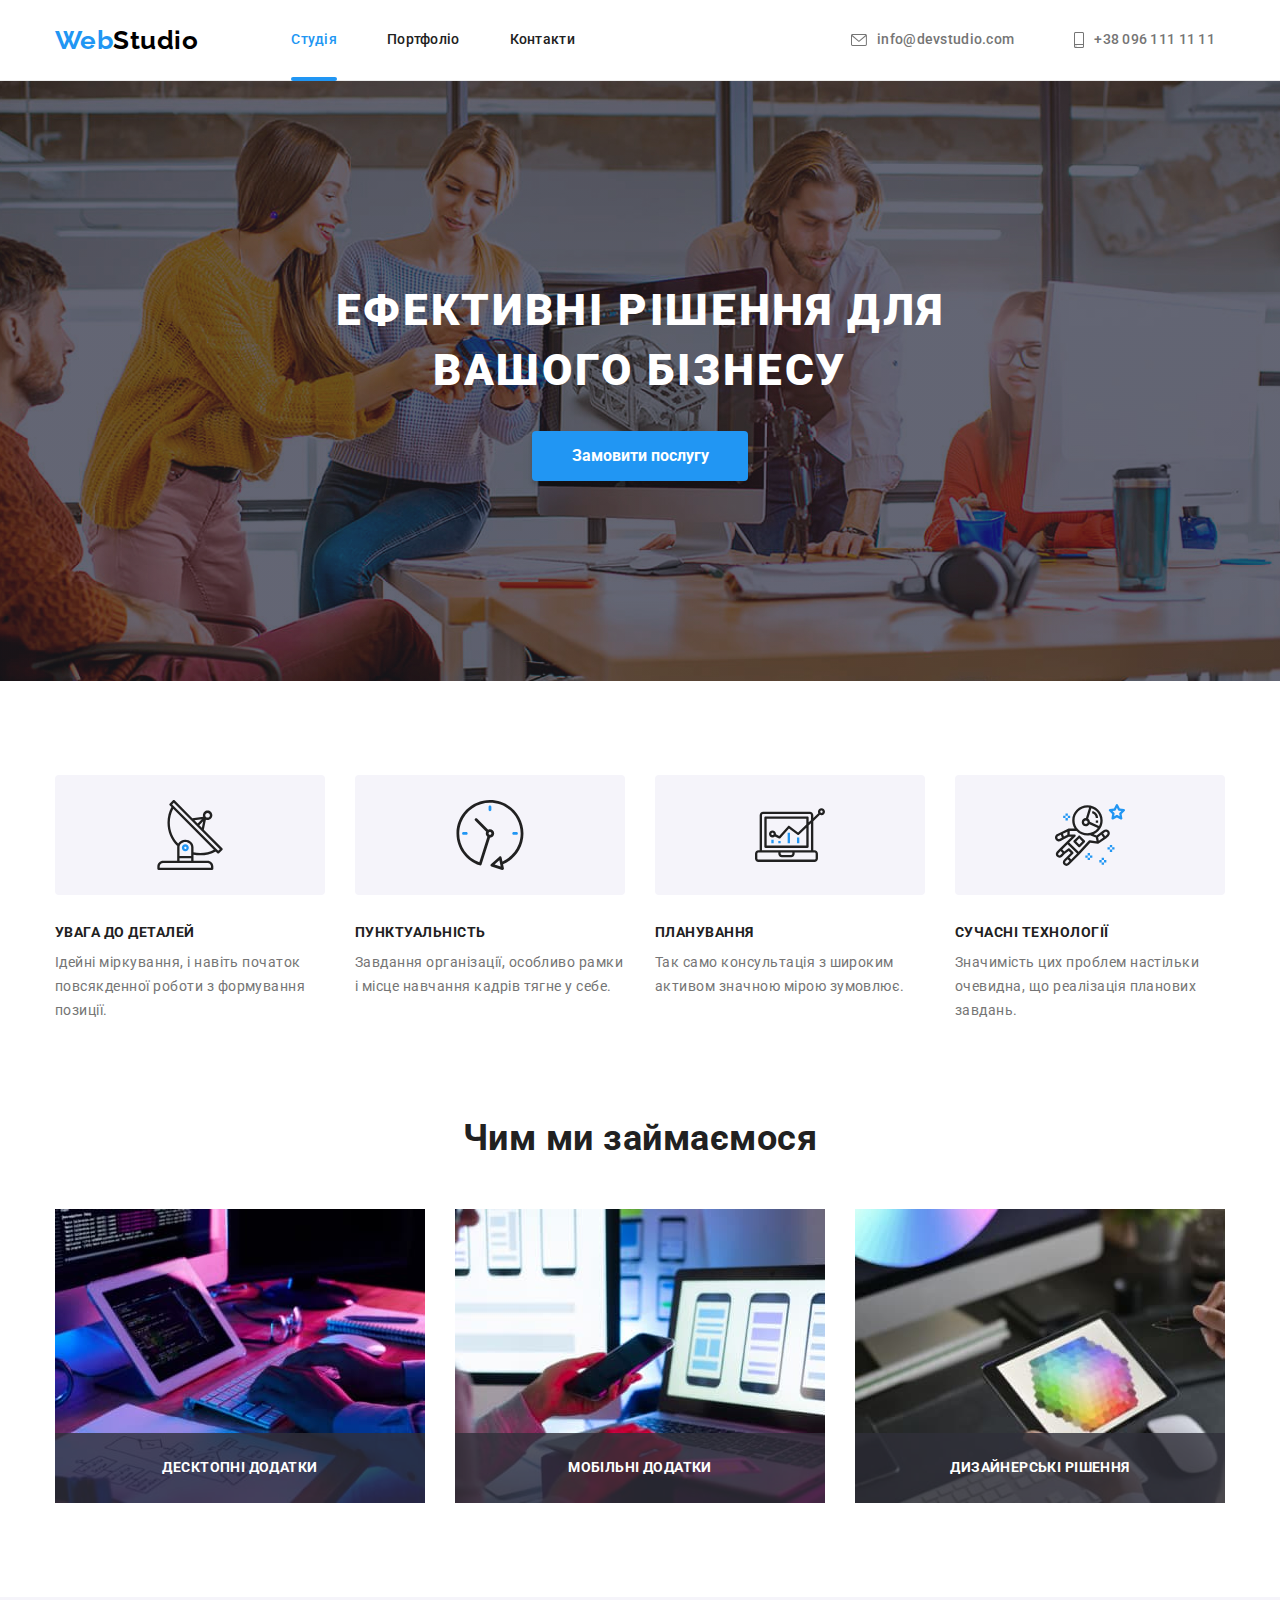
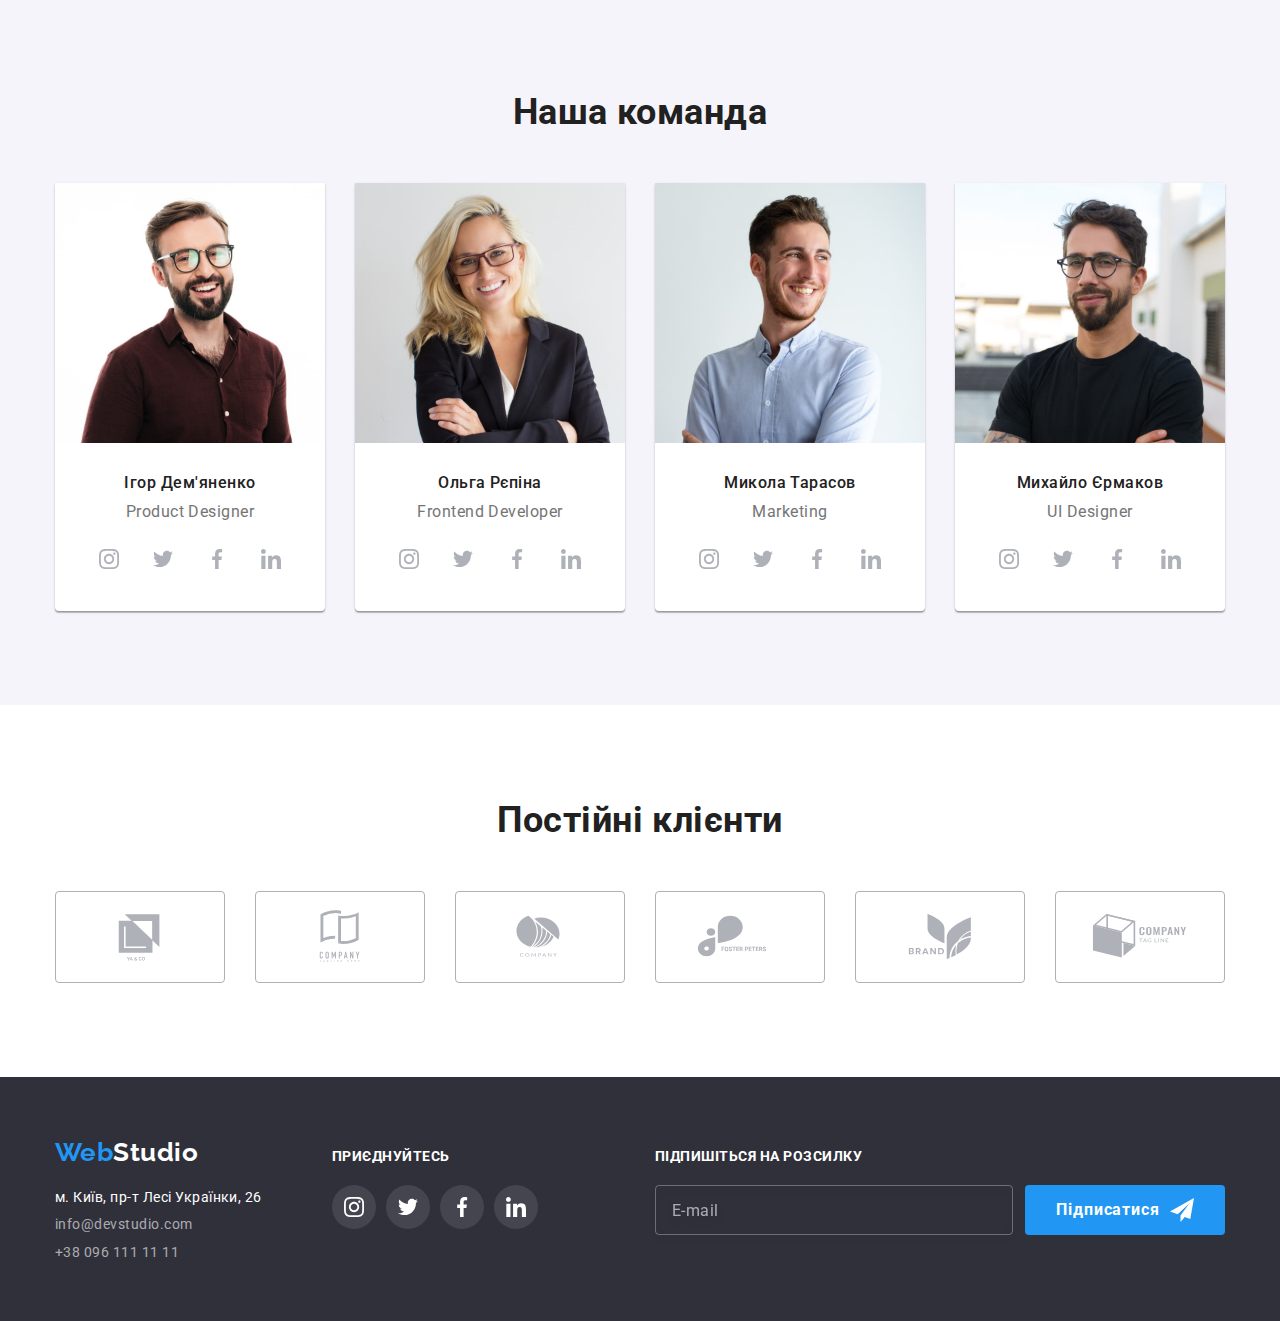
<file: index.html>
<!DOCTYPE html>
<html lang="uk">
<head>
    <meta charset="UTF-8">
    <meta http-equiv="X-UA-Compatible" content="IE=edge">
    <meta name="viewport" content="width=device-width, initial-scale=1.0">
    <title>WebStudio</title>
    <link rel="preconnect" href="https://fonts.googleapis.com">
    <link rel="preconnect" href="https://fonts.gstatic.com">
    <link rel="preconnect" href="https://fonts.gstatic.com" crossorigin>
    <link href="https://fonts.googleapis.com/css2?family=Raleway:wght@700&family=Roboto:wght@400;500;700;900&display=swap"
        rel="stylesheet">
    <link rel="stylesheet" href="https://cdnjs.cloudflare.com/ajax/libs/modern-normalize/1.1.0/modern-normalize.min.css">
    <link rel="stylesheet" href="./css/main.min.css">
    </head>
<body>
    <!--Шапка сайта-->
    <header class="header">
        <div class="container main-nav">
            <nav class="header__nav">
                <a href="./index.html" class="header__logo"> <span class="logo">Web</span>Studio</a>
                <ul class="site-nav list">
                    <li class="site-nav__item">
                        <a class="site-nav__link site-nav__link--current" href="./index.html">Студія</a>
                    </li>
                    <li class="site-nav__item">
                        <a class="site-nav__link" href="./portfolio.html">Портфоліо</a>
                    </li>
                    <li class="site-nav__item">
                        <a class="site-nav__link" href="#">Контакти</a>
                    </li>
                </ul>
                <ul class="contact list">
                    <li class="contact__item">
                        <a class="contact__link" href="mailto:info@devstudio.com">
                            <svg class="contact__icon" width="16" height="12">
                                <use href="./images/icons.svg#envelope"></use>
                            </svg>
                            info@devstudio.com</a>
                    </li>
                    <li class="contact__item">
                        <a class="contact__link" href="tel:+380961111111">
                            <svg class="contact__icon" width="10" height="16">
                                <use href="./images/icons.svg#smartphone"></use>
                            </svg>
                            +38 096 111 11 11</a>
                    </li>
                </ul>
            </nav>
            <button class="menu-button-open js-open-menu " 
            aria-expanded="false" 
            aria-controls="menu-container"
            type="button">
                <svg width="40" height="40" aria-label="Перемикач мобільного меню">
                    <use class="icon-menu" href="./images/icons.svg#menu"></use>
                </svg>
            </button>
        </div>
        <div class="mobile-menu js-menu-container">
            <div class="container mobile-menu__container">
                <button class="menu-button-close js-close-menu"
                aria-expanded="false" 
                aria-controls="menu-container" 
                type="button">
                    <svg width="40" height="40"  aria-label="Перемикач мобільного меню">
                        <use class="icon-close" href="./images/icons.svg#menu-close"></use>
                    </svg>
                </button>
                <ul class="site-nav-mobile list">
                    <li class="site-nav-mobile__item">
                        <a class="site-nav-mobile__link site-nav-mobile__link--current" href="./index.html">Студія</a>
                    </li>
                    <li class="site-nav-mobile__item">
                        <a class="site-nav-mobile__link" href="./portfolio.html">Портфоліо</a>
                    </li>
                    <li class="site-nav-mobile__item">
                        <a class="site-nav-mobile__link" href="#">Контакти</a>
                    </li>
                </ul>
                <ul class="contact-mobile list">
                    <li class="contact-mobile__item">
                        <a class="contact-mobile__link phone" href="tel:+380961111111">
                            +38 096 111 11 11</a>
                    </li>
                    <li class="contact-mobile__item">
                        <a class="contact-mobile__link" href="mailto:info@devstudio.com">
                            info@devstudio.com</a>
                    </li>
                </ul>
                <ul class="social-mobile list">
                    <li class="social-mobile__item">
                        <a class="social-mobile__link" href="#">Instagram</a></li>
                    <li class="social-mobile__item">
                        <a class="social-mobile__link" href="#">Twitter</a></li>
                    <li class="social-mobile__item">
                        <a class="social-mobile__link" href="#">Facebook</a></li>
                    <li class="social-mobile__item">
                        <a class="social-mobile__link" href="#">LinkId</a></li>
                </ul>
            </div>
        </div>
    </header>
    <!--Унікальний контент-->
    <main>
        <!--Герой-->
        <section class="hero section">
            <div class="container">
                <h1 class="hero__title">Ефективні рішення для вашого бізнесу</h1>
                <button data-modal-open="" type="button" class="hero__button">Замовити послугу</button>
            </div>
        </section>
        <!--Чим ми займаємось-->
        <section class="features section">
            <div class="container">
                <h2 class="features__title visually-hidden">Наші особливості</h2>
                <ul class="feature list">
                    <li class="feature__item">
                        <div class="feature__bg">
                            <svg class="feature__icon">
                                <use href="./images/icons.svg#antenna_1"></use>
                            </svg>
                        </div>
                        <h3 class="feature__title">Увага до деталей</h3>
                        <p class="feature__text">Ідейні міркування, і навіть початок повсякденної роботи з формування
                            позиції.</p>
                    </li>
                    <li class="feature__item ">
                        <div class="feature__bg">
                            <svg class="feature__icon">
                                <use href="./images/icons.svg#clock_1"></use>
                            </svg>
                        </div>
                        <h3 class="feature__title">Пунктуальність</h3>
                        <p class="feature__text">Завдання організації, особливо рамки і місце навчання кадрів тягне у себе.
                        </p>
                    </li>
                    <li class="feature__item ">
                        <div class="feature__bg">
                            <svg class="feature__icon">
                                <use href="./images/icons.svg#diagram_1"></use>
                            </svg>
                        </div>
                        <h3 class="feature__title">Планування</h3>
                        <p class="feature__text">Так само консультація з широким активом значною мірою зумовлює.</p>
                    </li>
                    <li class="feature__item ">
                        <div class="feature__bg">
                            <svg class="feature__icon">
                                <use href="./images/icons.svg#astronaut_1"></use>
                            </svg>
                        </div>
                        <h3 class="feature__title">Сучасні технології</h3>
                        <p class="feature__text">Значимість цих проблем настільки очевидна, що реалізація планових завдань.
                        </p>
                    </li>
                </ul>
            </div>
        </section>
        <section class="work section">
            <div class="container">
                <h2 class="work__title">Чим ми займаємося</h2>
                <ul class="work__list list">
                    <li class="work__item"><img src="./images/img1.jpg" alt="Людина працює за комп'ютером" width="370">
                        <div class="work__bg">
                            <p class="work__text">Десктопні додатки</p>
                        </div>
                    </li>
                    <li class="work__item"><img src="./images/img2.jpg" alt="Людина обирає макет для мобільної версії"
                            width="370">
                        <div class="work__bg">
                            <p class="work__text">Мобільні додатки</p>
                        </div>
                    </li>
                    <li class="work__item"><img src="./images/img3.jpg" alt="Людина обирає колір" width="370">
                        <div class="work__bg">
                            <p class="work__text">Дизайнерські рішення</p>
                        </div>
                    </li>
                </ul>
            </div>
        </section>
        <!--Наша команда-->
        <section class="team section">
            <div class="container">
                <h2 class="team__title">Наша команда</h2>
                <ul class="team__list list">
                    <li class="team__item">
                        <picture>
                            <source srcset="./images/team_1_desktop.jpg 1x, ./images/team_1_desktop@2x.jpg 2x" media="(min-width:1200px)">
                            <source srcset="./images/team_1_tablet.jpg 1x, ./images/team_1_tablet@2x.jpg 2x" media="(min-width:768px)">
                            <source srcset="./images/team_1_mobile.jpg 1x, ./images/team_1_mobile@2x.jpg 2x" media="(max-width:767px)">
                            <img srcset="./images/team_1_desktop.jpg" src="./images/team_1_desktop.jpg" alt="Ігор Дем'яненко">
                        </picture>
                        <div class="team-card">
                            <h3 class="team-card__title">Ігор Дем'яненко</h3>
                            <p class="team-card__text">Product Designer</p>
                            <ul class="team-card-social list">
                                <li>
                                    <a href="#" class="team-card-social__link">
                                        <svg class="team-card-social__icon">
                                            <use href="./images/icons.svg#instagram-2"></use>
                                        </svg>
                                    </a>
                                </li>
                                <li>
                                    <a href="#" class="team-card-social__link">
                                        <svg class="team-card-social__icon">
                                            <use href="./images/icons.svg#twitter-1"></use>
                                        </svg>
                                    </a>
                                </li>
                                <li>
                                    <a href="#" class="team-card-social__link">
                                        <svg class="team-card-social__icon">
                                            <use href="./images/icons.svg#facebook-1"></use>
                                        </svg>
                                    </a>
                                </li>
                                <li>
                                    <a href="#" class="team-card-social__link">
                                        <svg class="team-card-social__icon">
                                            <use href="./images/icons.svg#linkedin-1"></use>
                                        </svg>
                                    </a>
                                </li>
                            </ul>
                        </div>
                    </li>
                    <li class="team__item">
                        <picture>
                            <source srcset="./images/team_2_desktop.jpg 1x, ./images/team_2_desktop@2x.jpg 2x" media="(min-width:1200px)">
                            <source srcset="./images/team_2_tablet.jpg 1x, ./images/team_2_tablet@2x.jpg 2x" media="(min-width:768px)">
                            <source srcset="./images/team_2_mobile.jpg 1x, ./images/team_2_mobile@2x.jpg 2x" media="(max-width:767px)">
                            <img srcset="./images/team_2_desktop.jpg" src="./images/team_2_desktop.jpg" alt="Ольга Рєпіна">
                        </picture>
                        <div class="team-card">
                            <h3 class="team-card__title">Ольга Рєпіна</h3>
                            <p class="team-card__text">Frontend Developer</p>
                            <ul class="team-card-social list">
                                <li>
                                    <a href="#" class="team-card-social__link">
                                        <svg class="team-card-social__icon">
                                            <use href="./images/icons.svg#instagram-2"></use>
                                        </svg>
                                    </a>
                                </li>
                                <li>
                                    <a href="#" class="team-card-social__link">
                                        <svg class="team-card-social__icon">
                                            <use href="./images/icons.svg#twitter-1"></use>
                                        </svg>
                                    </a>
                                </li>
                                <li>
                                    <a href="#" class="team-card-social__link">
                                        <svg class="team-card-social__icon">
                                            <use href="./images/icons.svg#facebook-1"></use>
                                        </svg>
                                    </a>
                                </li>
                                <li>
                                    <a href="#" class="team-card-social__link">
                                        <svg class="team-card-social__icon">
                                            <use href="./images/icons.svg#linkedin-1"></use>
                                        </svg>
                                    </a>
                                </li>
                            </ul>
                        </div>
                    </li>
                    <li class="team__item">
                        <picture>
                            <source srcset="./images/team_3_desktop.jpg 1x, ./images/team_3_desktop@2x.jpg 2x" media="(min-width:1200px)">
                            <source srcset="./images/team_3_tablet.jpg 1x, ./images/team_3_tablet@2x.jpg 2x" media="(min-width:768px)">
                            <source srcset="./images/team_3_mobile.jpg 1x, ./images/team_3_mobile@2x.jpg 2x" media="(max-width:767px)">
                            <img srcset="./images/team_3_desktop.jpg" src="./images/team_3_desktop.jpg" alt="Микола Тарасов">
                        </picture>
                        <div class="team-card">
                            <h3 class="team-card__title">Микола Тарасов</h3>
                            <p class="team-card__text">Marketing</p>
                            <ul class="team-card-social list">
                                <li>
                                    <a href="#" class="team-card-social__link">
                                        <svg class="team-card-social__icon">
                                            <use href="./images/icons.svg#instagram-2"></use>
                                        </svg>
                                    </a>
                                </li>
                                <li>
                                    <a href="#" class="team-card-social__link">
                                        <svg class="team-card-social__icon">
                                            <use href="./images/icons.svg#twitter-1"></use>
                                        </svg>
                                    </a>
                                </li>
                                <li>
                                    <a href="#" class="team-card-social__link">
                                        <svg class="team-card-social__icon">
                                            <use href="./images/icons.svg#facebook-1"></use>
                                        </svg>
                                    </a>
                                </li>
                                <li>
                                    <a href="#" class="team-card-social__link">
                                        <svg class="team-card-social__icon">
                                            <use href="./images/icons.svg#linkedin-1"></use>
                                        </svg>
                                    </a>
                                </li>
                            </ul>
                        </div>
                    </li>
                    <li class="team__item">
                        <picture>
                            <source srcset="./images/team_4_desktop.jpg 1x, ./images/team_4_desktop@2x.jpg 2x" media="(min-width:1200px)">
                            <source srcset="./images/team_4_tablet.jpg 1x, ./images/team_4_tablet@2x.jpg 2x" media="(min-width:768px)">
                            <source srcset="./images/team_4_mobile.jpg 1x, ./images/team_4_mobile@2x.jpg 2x" media="(max-width:767px)">
                            <img srcset="./images/team_4_desktop.jpg" src="./images/team_4_desktop.jpg" alt="Михайло Єрмаков">
                        </picture>
                        <div class="team-card">
                            <h3 class="team-card__title">Михайло Єрмаков</h3>
                            <p class="team-card__text">UI Designer</p>
                            <ul class="team-card-social list">
                                <li>
                                    <a href="#" class="team-card-social__link">
                                        <svg class="team-card-social__icon">
                                            <use href="./images/icons.svg#instagram-2"></use>
                                        </svg>
                                    </a>
                                </li>
                                <li>
                                    <a href="#" class="team-card-social__link">
                                        <svg class="team-card-social__icon">
                                            <use href="./images/icons.svg#twitter-1"></use>
                                        </svg>
                                    </a>
                                </li>
                                <li>
                                    <a href="#" class="team-card-social__link">
                                        <svg class="team-card-social__icon">
                                            <use href="./images/icons.svg#facebook-1"></use>
                                        </svg>
                                    </a>
                                </li>
                                <li>
                                    <a href="#" class="team-card-social__link">
                                        <svg class="team-card-social__icon">
                                            <use href="./images/icons.svg#linkedin-1"></use>
                                        </svg>
                                    </a>
                                </li>
                            </ul>
                        </div>
                    </li>
                </ul>
            </div>
        </section>
        <section class="clients section">
            <div class="container">
                <h2 class="clients__title">Постійні клієнти</h2>
                <ul class="clients__list list">
                    <li class="clients__item" >
                        <a href="#" class="clients__link">
                            <svg class="clients__icon">
                                <use href="./images/icons.svg#logo1"></use>
                            </svg>
                        </a>
                    </li>
                    <li class="clients__item">
                        <a href="#" class="clients__link">
                            <svg class="clients__icon">
                                <use href="./images/icons.svg#logo2"></use>
                            </svg>
                        </a>
                    </li>
                    <li class="clients__item">
                        <a href="#" class="clients__link">
                            <svg class="clients__icon">
                                <use href="./images/icons.svg#logo3"></use>
                            </svg>
                        </a>
                    </li>
                    <li class="clients__item">
                        <a href="#" class="clients__link">
                            <svg class="clients__icon">
                                <use href="./images/icons.svg#logo4"></use>
                            </svg>
                        </a>
                    </li>
                    <li class="clients__item">
                        <a href="#" class="clients__link">
                            <svg class="clients__icon">
                                <use href="./images/icons.svg#logo5"></use>
                            </svg>
                        </a>
                    </li>
                    <li class="clients__item">
                        <a href="#" class="clients__link">
                            <svg class="clients__icon">
                                <use href="./images/icons.svg#logo6"></use>
                            </svg>
                        </a>
                    </li>
                </ul>
            </div>
        </section>
    </main>
    <!--Футер-->
    <footer class="footer">
        <div class="container footer-block">
            <div class="footer-address">
                <a href="./index.html" class="footer__logo"> <span class="logo">Web</span>Studio</a>
                <address class="address">
                    <ul class="address__list list">
                        <li class="address__item"><a href="https://goo.gl/maps/CPtrU1FHBa2aNyZL9" target="_blank"
                                rel="noopener noreferrer nofollow" class="address__link">м. Київ, пр-т Лесі Українки, 26</a>
                        </li>
                        <li class="address__item"><a href="mailto:info@devstudio.com"
                                class="address__contact">info@devstudio.com</a></li>
                        <li class="address__item"><a href="tel:+380961111111" class="address__contact">+38 096 111 11 11</a>
                        </li>
                    </ul>
                </address>
            </div>
            <div class="footer-social">
                <p class="footer-social__title">Приєднуйтесь</p>
                <ul class="footer-social__list list">
                    <li class="footer-social__item">
                        <a href="#" class="footer-social__link">
                            <svg class="footer-social__icon">
                                <use href="./images/icons.svg#instagram-2f"></use>
                            </svg>
                        </a>
                    </li>
                    <li class="footer-social__item">
                        <a href="#" class="footer-social__link">
                            <svg class="footer-social__icon">
                                <use href="./images/icons.svg#twitter-1f"></use>
                            </svg>
                        </a>
                    </li>
                    <li class="footer-social__item">
                        <a href="#" class="footer-social__link">
                            <svg class="footer-social__icon">
                                <use href="./images/icons.svg#facebook-1f"></use>
                            </svg>
                        </a>
                    </li>
                    <li class="footer-social__item">
                        <a href="#" class="footer-social__link">
                            <svg class="footer-social__icon">
                                <use href="./images/icons.svg#linkedin-1f"></use>
                            </svg>
                        </a>
                    </li>
                </ul>
            </div>
            <div class="footer-form-block">
                <p class="footer-form__title">Підпишіться на розсилку</p>
                <form class="footer-form">
                    <label>
                        <input class="footer-form__input" type="email" name="footer-mail" placeholder="E-mail">
                    </label>
                    <button class="footer-form__button" type="submit"> Підписатися
                        <svg class="footer-form__icon" width="24" height="24">
                            <use href="./images/icons.svg#icon-send"></use>
                        </svg>
                    </button>
                </form>
            </div>
        </div>
    </footer>
    <div class="backdrop backdrop--hidden" data-modal="">
        <div class="modal">
            <button data-modal-close="" class="modal__button">
                <svg class="modal__icon">
                    <use href="./images/icons.svg#modal-exit"></use>
                </svg>
            </button>
            <form class="form">
                <p class="form__title">Залиште свої дані, ми вам передзвонимо</p>
                <div class="form__field">
                    <label class="form__label">
                        Ім'я
                        <span class="form__icon-place">
                            <input type="text" class="form__input" name="name">
                            <svg class="form__icon">
                                <use href="./images/icons.svg#form-person"></use>
                            </svg>
                        </span>
                    </label>
                </div>
                <div class="form__field">
                    <label class="form__label">
                        Телефон
                        <span class="form__icon-place">
                            <input type="tel" class="form__input" name="tel">
                            <svg class="form__icon">
                                <use href="./images/icons.svg#form-phone"></use>
                            </svg>
                        </span>
                    </label>
                </div>
                <div class="form__field">
                    <label class="form__label">
                        Пошта
                        <span class="form__icon-place">
                            <input type="email" class="form__input" name="mail">
                            <svg class="form__icon">
                                <use href="./images/icons.svg#form-email"></use>
                            </svg>
                        </span>
                    </label>
                </div>
                <div class="feedback">
                    <label class="form__label">
                        Коментар
                        <textarea class="feedback__text" name="feedback" rows="5" placeholder="Введіть текст"></textarea>
                    </label>
                </div>
                <div class="checkbox">
                    <label class="checkbox__label">
                        <input class="checkbox__input" type="checkbox" name="policy" value="">
                        <svg class="checkbox__icon">
                            <use href="./images/icons.svg#icon-check"></use>
                        </svg>
                        Погоджуюся з розсилкою та приймаю &nbsp;<a class="checkbox__policy" href="#">Умови договору</a>
                    </label>
                </div>
                <button type="submit" class="form__button">Відправити</button>
            </form>
        </div>
    </div>
    <script src="./js/modal.js"></script>
    <script src="./js/mobile-menu.js"></script>
</body>
</html>
</file>
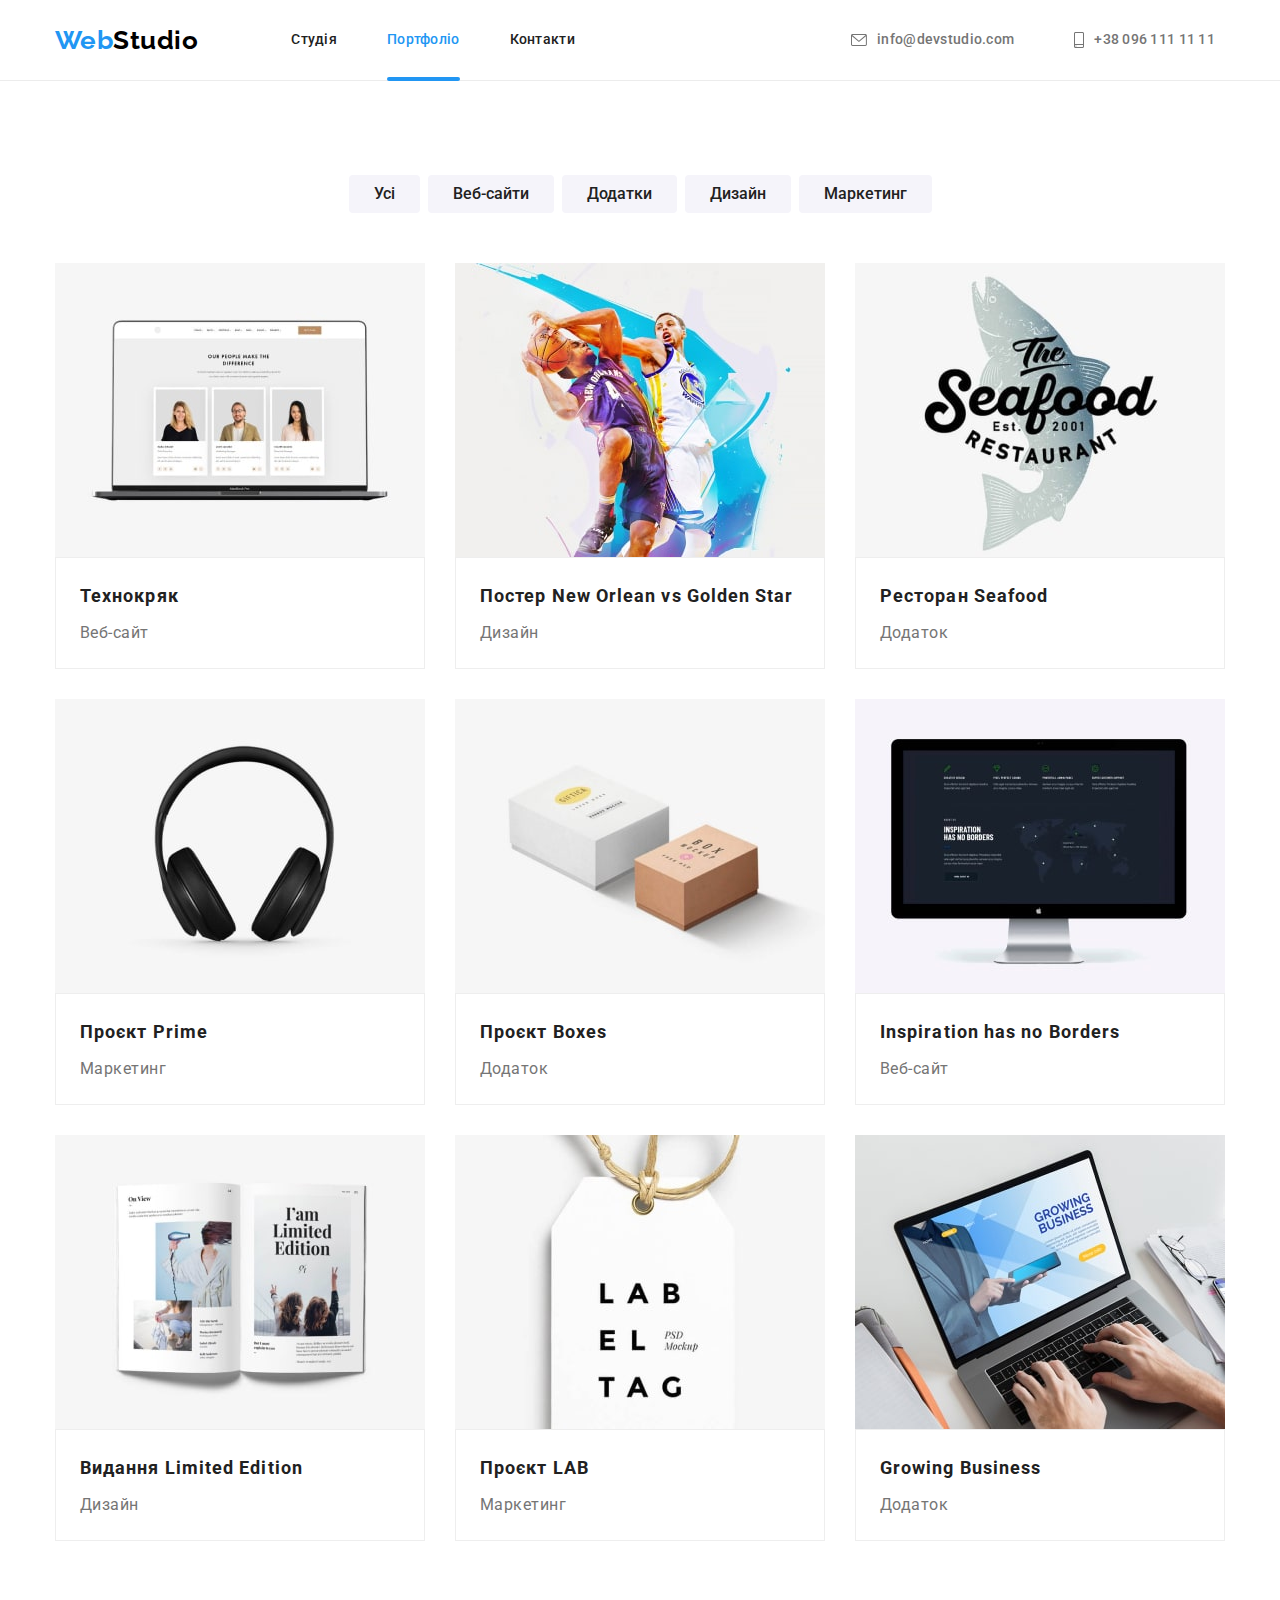
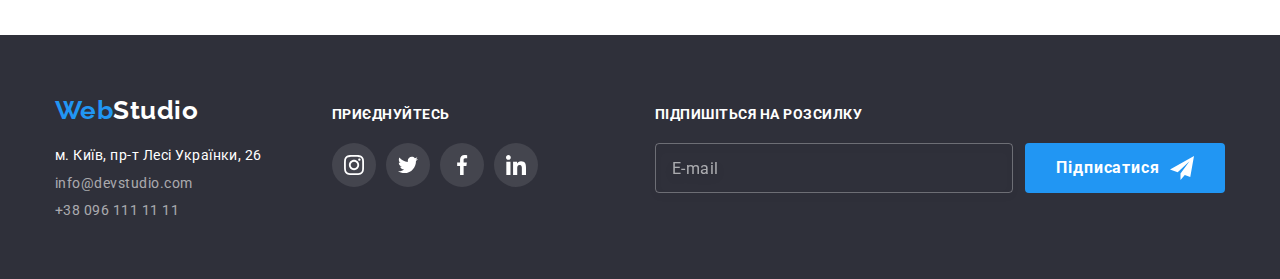
<file: portfolio.html>
<!DOCTYPE html>
<html lang="uk">
<head>
    <meta charset="UTF-8">
    <meta http-equiv="X-UA-Compatible" content="IE=edge">
    <meta name="viewport" content="width=device-width, initial-scale=1.0">
    <title>Portfolio</title>
    <link rel="preconnect" href="https://fonts.googleapis.com">
    <link rel="preconnect" href="https://fonts.gstatic.com" crossorigin>
    <link href="https://fonts.googleapis.com/css2?family=Raleway:wght@700&family=Roboto:wght@400;500;700;900&display=swap"
        rel="stylesheet">
    <link rel="stylesheet" href="https://cdnjs.cloudflare.com/ajax/libs/modern-normalize/1.1.0/modern-normalize.min.css">
    <link rel="stylesheet" href="./css/main.min.css">
    </head>
<body>
    <!--Шапка сайта-->
    <header class="header">
        <div class="container main-nav">
            <nav class="header__nav">
                <a href="./index.html" class="header__logo"> <span class="logo">Web</span>Studio</a>
                <ul class="site-nav list">
                    <li class="site-nav__item">
                        <a class="site-nav__link" href="./index.html">Студія</a>
                    </li>
                    <li class="site-nav__item">
                        <a class="site-nav__link  site-nav__link--current" href="./portfolio.html">Портфоліо</a>
                    </li>
                    <li class="site-nav__item">
                        <a class="site-nav__link" href="#">Контакти</a>
                    </li>
                </ul>
                <ul class="contact list">
                    <li class="contact__item">
                        <a class="contact__link" href="mailto:info@devstudio.com">
                            <svg class="contact__icon" width="16" height="12">
                                <use href="./images/icons.svg#envelope"></use>
                            </svg>
                            info@devstudio.com</a>
                    </li>
                    <li class="contact__item">
                        <a class="contact__link" href="tel:+380961111111">
                            <svg class="contact__icon" width="10" height="16">
                                <use href="./images/icons.svg#smartphone"></use>
                            </svg>
                            +38 096 111 11 11</a>
                    </li>
                </ul>
            </nav>
            <button class="menu-button-open js-open-menu " aria-expanded="false" aria-controls="menu-container"
                type="button">
                <svg width="40" height="40" aria-label="Перемикач мобільного меню">
                    <use class="icon-menu" href="./images/icons.svg#menu"></use>
                </svg>
            </button>
        </div>
        <div class="mobile-menu js-menu-container">
            <div class="container mobile-menu__container">
                <button class="menu-button-close js-close-menu" aria-expanded="false" aria-controls="menu-container"
                    type="button">
                    <svg width="40" height="40" aria-label="Перемикач мобільного меню">
                        <use class="icon-close" href="./images/icons.svg#menu-close"></use>
                    </svg>
                </button>
                <ul class="site-nav-mobile list">
                    <li class="site-nav-mobile__item">
                        <a class="site-nav-mobile__link" href="./index.html">Студія</a>
                    </li>
                    <li class="site-nav-mobile__item">
                        <a class="site-nav-mobile__link  site-nav-mobile__link--current" href="./portfolio.html">Портфоліо</a>
                    </li>
                    <li class="site-nav-mobile__item">
                        <a class="site-nav-mobile__link" href="#">Контакти</a>
                    </li>
                </ul>
                <ul class="contact-mobile list">
                    <li class="contact-mobile__item">
                        <a class="contact-mobile__link phone" href="tel:+380961111111">
                            +38 096 111 11 11</a>
                    </li>
                    <li class="contact-mobile__item">
                        <a class="contact-mobile__link" href="mailto:info@devstudio.com">
                            info@devstudio.com</a>
                    </li>
                </ul>
                <ul class="social-mobile list">
                    <li class="social-mobile__item">
                        <a class="social-mobile__link" href="#">Instagram</a>
                    </li>
                    <li class="social-mobile__item">
                        <a class="social-mobile__link" href="#">Twitter</a>
                    </li>
                    <li class="social-mobile__item">
                        <a class="social-mobile__link" href="#">Facebook</a>
                    </li>
                    <li class="social-mobile__item">
                        <a class="social-mobile__link" href="#">LinkId</a>
                    </li>
                </ul>
            </div>
        </div>
    </header>
    <!--Основний контент-->
    <main>
        <section class="section">
            <div class="container">
            <h1 class="visually-hidden">Портфоліо</h1>
            <ul class="filter__list list">
                <li class="filter__item"><button type="button" class="filter__button">Усі</button> </li>
                <li class="filter__item"><button type="button" class="filter__button">Веб-сайти</button> </li>
                <li class="filter__item"><button type="button" class="filter__button">Додатки</button> </li>
                <li class="filter__item"><button type="button" class="filter__button">Дизайн</button></li>
                <li class="filter__item"><button type="button" class="filter__button">Маркетинг</button> </li>
            </ul>
            <ul class="cards list">
                <li class="cards__item"><a href="#" class="cards__link">
                    <div class="cards__wrapper">
                        <picture>
                            <source srcset="./images/portfolio-card1-desktop.jpg 1x, ./images/portfolio-card1-desktop@2x.jpg 2x" media="(min-width:1200px)">
                            <source srcset="./images/portfolio-card1-tablet.jpg 1x, ./images/portfolio-card1-tablet@2x.jpg 2x" media="(min-width:768px)">
                            <source srcset="./images/portfolio-card1-mobile.jpg 1x, ./images/portfolio-card1-mobile@2x.jpg 2x" media="(max-width:767px)">
                            <img src="./images/portfolio-card1-desktop.jpg" alt="Відкритий сайт на ноутбуці">
                        </picture>
                        <p class="cards__overlay">
                            Ресурс пропонує комплексні пропозиції з різним рівнем функціоналу та сервісів. Все це дозволить відвідувачу отримати
                            вичерпні відомості про компанію чи приватну особу.
                        </p>
                    </div>
                    <div class="cards__border">
                    <h2 class="cards__title">Технокряк</h2>
                    <p class="cards__text">Веб-сайт</p>
                    </div>
                    </a>
                </li>
                <li class="cards__item"><a href="#" class="cards__link">
                    <div class="cards__wrapper">
                        <picture>
                            <source srcset="./images/portfolio-card2-desktop.jpg 1x, ./images/portfolio-card2-desktop@2x.jpg 2x" media="(min-width:1200px)">
                            <source srcset="./images/portfolio-card2-tablet.jpg 1x, ./images/portfolio-card2-tablet@2x.jpg 2x" media="(min-width:768px)">
                            <source srcset="./images/portfolio-card2-mobile.jpg 1x, ./images/portfolio-card2-mobile@2x.jpg 2x" media="(max-width:767px)">
                            <img src="./images/portfolio-card2-desktop.jpg" alt="Два баскетболісти з м'ячем"></picture>
                        <p class="cards__overlay">
                            Ресурс пропонує комплексні пропозиції з різним рівнем функціоналу та сервісів. Все це дозволить відвідувачу отримати
                            вичерпні відомості про компанію чи приватну особу.
                        </p>
                    </div>
                    <div class="cards__border">
                    <h2 class="cards__title">Постер New Orlean vs Golden Star</h2>
                    <p class="cards__text">Дизайн</p>
                    </div>
                    </a>
                </li>
                <li class="cards__item"><a href="#" class="cards__link">
                    <div class="cards__wrapper">
                        <picture>
                            <source srcset="./images/portfolio-card3-desktop.jpg 1x, ./images/portfolio-card3-desktop@2x.jpg 2x" media="(min-width:1200px)">
                            <source srcset="./images/portfolio-card3-tablet.jpg 1x, ./images/portfolio-card3-tablet@2x.jpg 2x" media="(min-width:768px)">
                            <source srcset="./images/portfolio-card3-mobile.jpg 1x, ./images/portfolio-card3-mobile@2x.jpg 2x" media="(max-width:767px)">
                            <img src="./images/portfolio-card3-desktop.jpg" alt="Логотип ресторану"></picture>
                        <p class="cards__overlay">
                            Ресурс пропонує комплексні пропозиції з різним рівнем функціоналу та сервісів. Все це дозволить відвідувачу отримати
                            вичерпні відомості про компанію чи приватну особу.
                        </p>
                    </div>
                    <div class="cards__border">
                    <h2 class="cards__title">Ресторан Seafood</h2>
                    <p class="cards__text">Додаток</p>
                    </div>
                    </a>
                </li>
                <li class="cards__item"><a href="#" class="cards__link">
                    <div class="cards__wrapper">
                        <picture>
                            <source srcset="./images/portfolio-card4-desktop.jpg 1x, ./images/portfolio-card4-desktop@2x.jpg 2x" media="(min-width:1200px)">
                            <source srcset="./images/portfolio-card4-tablet.jpg 1x, ./images/portfolio-card4-tablet@2x.jpg 2x" media="(min-width:768px)">
                            <source srcset="./images/portfolio-card4-mobile.jpg 1x, ./images/portfolio-card4-mobile@2x.jpg 2x" media="(max-width:767px)">
                            <img src="./images/portfolio-card4-desktop.jpg" alt="Безпровідні навушники"></picture>
                        <p class="cards__overlay">
                            Ресурс пропонує комплексні пропозиції з різним рівнем функціоналу та сервісів. Все це дозволить відвідувачу отримати
                            вичерпні відомості про компанію чи приватну особу.
                        </p>
                    </div>
                    <div class="cards__border">
                    <h2 class="cards__title">Проєкт Prime</h2>
                    <p class="cards__text">Маркетинг</p>
                    </div>
                    </a>
                </li>
                <li class="cards__item"><a href="#" class="cards__link">
                    <div class="cards__wrapper">
                        <picture>
                            <source srcset="./images/portfolio-card5-desktop.jpg 1x, ./images/portfolio-card5-desktop@2x.jpg 2x" media="(min-width:1200px)">
                            <source srcset="./images/portfolio-card5-tablet.jpg 1x, ./images/portfolio-card5-tablet@2x.jpg 2x" media="(min-width:768px)">
                            <source srcset="./images/portfolio-card5-mobile.jpg 1x, ./images/portfolio-card5-mobile@2x.jpg 2x" media="(max-width:767px)">
                            <img src="./images/portfolio-card5-desktop.jpg" alt="Дві коробки">
                        </picture>
                        <p class="cards__overlay">
                            Ресурс пропонує комплексні пропозиції з різним рівнем функціоналу та сервісів. Все це дозволить відвідувачу отримати
                            вичерпні відомості про компанію чи приватну особу.
                        </p>
                    </div>
                    <div class="cards__border">
                    <h2 class="cards__title">Проєкт Boxes</h2>
                    <p class="cards__text">Додаток</p>
                    </div>
                    </a>
                </li>
                <li class="cards__item"><a href="#" class="cards__link">
                    <div class="cards__wrapper">
                        <picture>
                            <source srcset="./images/portfolio-card6-desktop.jpg 1x, ./images/portfolio-card6-desktop@2x.jpg 2x" media="(min-width:1200px)">
                            <source srcset="./images/portfolio-card6-tablet.jpg 1x, ./images/portfolio-card6-tablet@2x.jpg 2x" media="(min-width:768px)">
                            <source srcset="./images/portfolio-card6-mobile.jpg 1x, ./images/portfolio-card6-mobile@2x.jpg 2x" media="(max-width:767px)">
                            <img src="./images/portfolio-card6-desktop.jpg" alt="Монітор комп'ютера">
                        </picture>
                        <p class="cards__overlay">
                            Ресурс пропонує комплексні пропозиції з різним рівнем функціоналу та сервісів. Все це дозволить відвідувачу отримати
                            вичерпні відомості про компанію чи приватну особу.
                        </p>
                    </div>
                    <div class="cards__border">
                    <h2 class="cards__title">Inspiration has no Borders</h2>
                    <p class="cards__text">Веб-сайт</p>
                    </div>
                    </a>
                </li>
                <li class="cards__item"><a href="#" class="cards__link">
                    <div class="cards__wrapper">
                        <picture>
                            <source srcset="./images/portfolio-card7-desktop.jpg 1x, ./images/portfolio-card7-desktop@2x.jpg 2x" media="(min-width:1200px)">
                            <source srcset="./images/portfolio-card7-tablet.jpg 1x, ./images/portfolio-card7-tablet@2x.jpg 2x" media="(min-width:768px)">
                            <source srcset="./images/portfolio-card7-mobile.jpg 1x, ./images/portfolio-card7-mobile@2x.jpg 2x" media="(max-width:767px)">
                            <img src="./images/portfolio-card7-desktop.jpg" alt="Відкрита книга">
                        </picture>
                        <p class="cards__overlay">
                            Ресурс пропонує комплексні пропозиції з різним рівнем функціоналу та сервісів. Все це дозволить відвідувачу отримати
                            вичерпні відомості про компанію чи приватну особу.
                        </p>
                    </div>
                    <div class="cards__border">
                    <h2 class="cards__title">Видання Limited Edition</h2>
                    <p class="cards__text">Дизайн</p>
                    </div>
                    </a>
                </li>
                <li class="cards__item"><a href="#" class="cards__link">
                    <div class="cards__wrapper">
                        <picture>
                            <source srcset="./images/portfolio-card8-desktop.jpg 1x, ./images/portfolio-card8-desktop@2x.jpg 2x" media="(min-width:1200px)">
                            <source srcset="./images/portfolio-card8-tablet.jpg 1x, ./images/portfolio-card8-tablet@2x.jpg 2x" media="(min-width:768px)">
                            <source srcset="./images/portfolio-card8-mobile.jpg 1x, ./images/portfolio-card8-mobile@2x.jpg 2x" media="(max-width:767px)">
                            <img src="./images/portfolio-card8-desktop.jpg" alt="Бірка проекту">
                        </picture>
                        <p class="cards__overlay">
                            Ресурс пропонує комплексні пропозиції з різним рівнем функціоналу та сервісів. Все це дозволить відвідувачу отримати
                            вичерпні відомості про компанію чи приватну особу.
                        </p>
                    </div>
                    <div class="cards__border">
                    <h2 class="cards__title">Проєкт LAB</h2>
                    <p class="cards__text">Маркетинг</p>
                    </div>
                    </a>
                </li>
                <li class="cards__item"><a href="#" class="cards__link">
                    <div class="cards__wrapper">
                        <picture>
                            <source srcset="./images/portfolio-card9-desktop.jpg 1x, ./images/portfolio-card9-desktop@2x.jpg 2x" media="(min-width:1200px)">
                            <source srcset="./images/portfolio-card9-tablet.jpg 1x, ./images/portfolio-card9-tablet@2x.jpg 2x" media="(min-width:768px)">
                            <source srcset="./images/portfolio-card9-mobile.jpg 1x, ./images/portfolio-card9-mobile@2x.jpg 2x" media="(max-width:767px)">
                            <img src="./images/portfolio-card9-desktop.jpg" alt="Людина працює за ноутбуком"></picture>
                        <p class="cards__overlay">
                            Ресурс пропонує комплексні пропозиції з різним рівнем функціоналу та сервісів. Все це дозволить відвідувачу отримати
                            вичерпні відомості про компанію чи приватну особу.
                        </p>
                    </div>
                    <div class="cards__border">
                    <h2 class="cards__title">Growing Business</h2>
                    <p class="cards__text">Додаток</p>
                    </div>
                    </a>
                </li>
            </ul>
            </div>
        </section>
    </main>
    <!--Футер-->
    <footer class="footer">
        <div class="container footer-block">
            <div class="footer-address">
                <a href="./index.html" class="footer__logo"> <span class="logo">Web</span>Studio</a>
                <address class="address">
                    <ul class="address__list list">
                        <li class="address__item"><a href="https://goo.gl/maps/CPtrU1FHBa2aNyZL9" target="_blank"
                                rel="noopener noreferrer nofollow" class="address__link">м. Київ, пр-т Лесі Українки, 26</a>
                        </li>
                        <li class="address__item"><a href="mailto:info@devstudio.com"
                                class="address__contact">info@devstudio.com</a></li>
                        <li class="address__item"><a href="tel:+380961111111" class="address__contact">+38 096 111 11 11</a>
                        </li>
                    </ul>
                </address>
            </div>
            <div class="footer-social">
                <p class="footer-social__title">Приєднуйтесь</p>
                <ul class="footer-social__list list">
                    <li class="footer-social__item">
                        <a href="#" class="footer-social__link">
                            <svg class="footer-social__icon">
                                <use href="./images/icons.svg#instagram-2f"></use>
                            </svg>
                        </a>
                    </li>
                    <li class="footer-social__item">
                        <a href="#" class="footer-social__link">
                            <svg class="footer-social__icon">
                                <use href="./images/icons.svg#twitter-1f"></use>
                            </svg>
                        </a>
                    </li>
                    <li class="footer-social__item">
                        <a href="#" class="footer-social__link">
                            <svg class="footer-social__icon">
                                <use href="./images/icons.svg#facebook-1f"></use>
                            </svg>
                        </a>
                    </li>
                    <li class="footer-social__item">
                        <a href="#" class="footer-social__link">
                            <svg class="footer-social__icon">
                                <use href="./images/icons.svg#linkedin-1f"></use>
                            </svg>
                        </a>
                    </li>
                </ul>
            </div>
            <div class="footer-form-block">
                <p class="footer-form__title">Підпишіться на розсилку</p>
                <form class="footer-form">
                    <label>
                        <input class="footer-form__input" type="email" name="footer-mail" placeholder="E-mail">
                    </label>
                    <button class="footer-form__button" type="submit"> Підписатися
                        <svg class="footer-form__icon" width="24" height="24">
                            <use href="./images/icons.svg#icon-send"></use>
                        </svg>
                    </button>
                </form>
            </div>
        </div>
    </footer>
    <script src="./js/mobile-menu.js"></script>
</body>
</html>
</file>
<file: css/main.min.css>
:root{--title-text-color: #212121;--body-color: #757575;--logo-first-part: #2196F3;--logo-second-part-top: #000000;--logo-second-part-down: #FFFFFF;--header-link-color: #212121;--link-color-focus: #2196F3;--contact__link-color: #757575;--header-border: #ECECEC;--link-fill: #FFFFFF;--link-fill-second: #AFB1B8;--link-color: #2196F3;--footer-bg-color: #2F303A;--footer-info-color: rgba(255, 255, 255, 0.6);--footer-address-link: #FFFFFF;--bg-color: #FFFFFF;--hero-title-color: #FFFFFF;--hero-bg-color: #2F303A;--team-bg-color: #F5F4FA;--team-card-bg-color: #FFFFFF;--button-color: #FFFFFF;--button-bg-color: #2196F3;--buton-bg-color-focus: #188CE8;--button-filter-color: #212121;--button-filter-bg-color: #F5F4FA;--button-filter-focus: #FFFFFF;--portfolio-card-border: #EEEEEE;--transition-dur-and-func: 250ms cubic-bezier(0.4, 0, 0.2, 1)}.visually-hidden{position:absolute;white-space:nowrap;width:1px;height:1px;overflow:hidden;border:0;padding:0;clip:rect(0 0 0 0);clip-path:inset(50%);margin:-1px}*{box-sizing:border-box}h2,h3,p{margin-top:0;margin-bottom:0}img{display:block;max-width:100%;height:auto}input{outline:none}body{background-color:var(--bg-color);color:var(--body-color);font-family:"Roboto",sans-serif;letter-spacing:.03em}body.modal-open{overflow:hidden}.list{margin:0;padding:0;list-style-type:none}.section{padding-top:94px;padding-bottom:94px}@media screen and (max-width: 1199px){.section{padding-top:60px;padding-bottom:60px}}.container{padding-left:15px;padding-right:15px;margin-left:auto;margin-right:auto}@media screen and (min-width: 480px){.container{width:480px}}@media screen and (min-width: 768px){.container{width:768px}}@media screen and (min-width: 1200px){.container{width:1200px}}.header{background-color:var(--bg-color);border-bottom:1px solid var(--header-border)}.header>.container{display:flex}.header__logo{color:var(--logo-second-part-top);text-decoration:none;font-family:"Raleway",sans-serif;font-weight:700;font-size:24px;line-height:1.17}.main-nav{display:flex;align-items:center;justify-content:space-between}@media screen and (max-width: 767px){.main-nav{padding:10px 15px}}.header__nav{display:flex;align-items:center;width:100%}.site-nav__item:not(:last-child){margin-right:50px}.site-nav__link{color:var(--header-link-color)}.site-nav__link:hover,.site-nav__link:focus{color:var(--link-color-focus)}.site-nav__link,.contact__link{position:relative;font-weight:500;font-size:14px;line-height:1.14;letter-spacing:.02em;text-decoration:none;padding:32px 0;display:inline-block;transition:color var(--transition-dur-and-func)}.contact{display:flex;margin-left:auto}.contact__link{display:flex;align-items:center;color:var(--contact__link-color);fill:currentColor}.contact__link:hover,.contact__link:focus{color:var(--link-color-focus)}.site-nav__link--current{color:var(--link-color-focus);opacity:1}.site-nav__link--current::after{content:"";position:absolute;left:0;bottom:-1px;width:100%;height:4px;display:block;background-color:var(--link-color);border-radius:2px}.contact__item{display:flex;margin-right:10px}.contact__item:last-child{margin-left:50px}.contact__icon{margin-right:10px}@media screen and (max-width: 767px){.site-nav{display:none}.contact{display:none}.menu-button-open{margin:0;padding:0;border:none;background-color:rgba(0,0,0,0);line-height:0;cursor:pointer;transition:fill var(--transition-dur-and-func)}.menu-button-open:hover,.menu-button-open:focus{fill:var(--link-color-focus)}}@media screen and (min-width: 768px){.site-nav{display:flex;margin-left:88px}.contact{display:block;margin-left:auto}.contact__link{padding:0;margin:0}.contact__item:last-child{margin-left:0}.contact__item:first-child{margin-bottom:10px}.menu-button-open{display:none}}@media screen and (min-width: 1200px){.site-nav{display:flex;margin-left:93px}.contact{display:flex;margin-left:auto}.contact__item:last-child{margin-left:50px}.contact__item:first-child{margin-bottom:0}.header__logo{font-size:26px;line-height:1.19}}@media screen and (max-width: 767px){.mobile-menu{position:fixed;top:0;left:0;width:100%;height:100%;background-color:var(--bg-color);opacity:0;visibility:hidden;pointer-events:none;z-index:10;transition:opacity var(--transition-dur-and-func),visibility var(--transition-dur-and-func)}.menu-button-close{position:absolute;top:10px;right:15px;margin:0;padding:0;border:none;background-color:rgba(0,0,0,0);line-height:0;cursor:pointer;transition:fill var(--transition-dur-and-func)}.menu-button-close:hover,.menu-button-close:focus{fill:var(--link-color-focus)}.mobile-menu__container{position:relative;padding-left:40px;padding-top:32px;padding-bottom:48px;display:block}.mobile-menu.is-open{opacity:1;visibility:visible;pointer-events:auto}.site-nav-mobile__link{position:relative;font-weight:500;font-size:40px;line-height:1.18;letter-spacing:.02em;text-decoration:none;padding:16px 0;display:inline-block;transition:color var(--transition-dur-and-func);color:var(--header-link-color)}.site-nav-mobile__link:hover,.site-nav-mobile__link:focus{color:var(--link-color-focus)}.site-nav-mobile__link:hover::after,.site-nav-mobile__link:focus::after{content:"";position:absolute;left:0;bottom:-1px;width:100%;height:4px;display:block;background-color:var(--link-color);border-radius:2px}.site-nav-mobile__link--current{color:var(--link-color-focus);opacity:1}.contact-mobile{margin-left:auto}.contact-mobile__link{position:relative;font-weight:500;font-size:24px;line-height:1.17;letter-spacing:.02em;text-decoration:none;padding:0;display:inline-block;transition:color var(--transition-dur-and-func)}.contact-mobile__link.phone{font-size:34px;line-height:1.18;color:var(--link-color-focus);margin-top:286px;margin-bottom:32px}.contact-mobile__link{display:flex;align-items:center;color:var(--contact__link-color);fill:currentColor}.contact-mobile__link:hover,.contact-mobile__link:focus{color:var(--link-color-focus)}.social-mobile{display:flex;margin-left:-10px;margin-top:64px}.social-mobile__item{padding-left:10px;padding-right:10px}.social-mobile__item:not(:last-child){border-right:1px solid rgba(33,33,33,.2)}.social-mobile__link{font-weight:500;font-size:18px;line-height:1.22;letter-spacing:.02em;color:var(--link-color-focus);text-decoration:none}}@media screen and (min-width: 768px){.mobile-menu{display:none}}.hero{background-color:var(--hero-bg-color);text-align:center;background-image:linear-gradient(rgba(47, 48, 58, 0.4), rgba(47, 48, 58, 0.4)),url(../images/hero-mobile.jpg);max-width:1600px;margin-left:auto;margin-right:auto;background-size:cover;background-position:center;background-repeat:no-repeat}@media screen and (min-width: 480px){.hero{padding-top:118px;padding-bottom:118px;height:400px}}@media screen and (min-width: 1200px){.hero{padding-top:200px;padding-bottom:200px;height:600px}}@media screen and (min-resolution: 192dpi),screen and (min-resolution: 2dppx){.hero{background-image:linear-gradient(rgba(47, 48, 58, 0.4), rgba(47, 48, 58, 0.4)),url(../images/hero-mobile@2x.jpg)}}@media screen and (min-width: 481px)and (max-width: 768px){.hero{background-image:linear-gradient(rgba(47, 48, 58, 0.4), rgba(47, 48, 58, 0.4)),url(../images/hero-tablet.jpg)}}@media screen and (min-width: 481px)and (max-width: 768px)and (min-resolution: 192dpi),screen and (min-width: 481px)and (max-width: 768px)and (min-resolution: 2dppx){.hero{background-image:linear-gradient(rgba(47, 48, 58, 0.4), rgba(47, 48, 58, 0.4)),url(../images/hero-tablet@2x.jpg)}}@media screen and (min-width: 769px){.hero{background-image:linear-gradient(rgba(47, 48, 58, 0.4), rgba(47, 48, 58, 0.4)),url(../images/hero-desktop.jpg)}}@media screen and (min-width: 769px)and (min-resolution: 192dpi),screen and (min-width: 769px)and (min-resolution: 2dppx){.hero{background-image:linear-gradient(rgba(47, 48, 58, 0.4), rgba(47, 48, 58, 0.4)),url(../images/hero-desktop@2x.jpg)}}.hero__title{color:var(--hero-title-color);text-transform:uppercase;font-weight:900;letter-spacing:.06em;margin-top:0;margin-bottom:30px;margin-left:auto;margin-right:auto;text-align:center}@media screen and (min-width: 480px){.hero__title{font-size:26px;line-height:1.62;width:360px}}@media screen and (min-width: 1200px){.hero__title{font-size:44px;line-height:1.36;width:696px}}.hero__button{color:var(--button-color);background-color:var(--button-bg-color);font-family:inherit;font-weight:700;font-size:16px;line-height:1.88;cursor:pointer;border:none;box-shadow:0px 4px 4px rgba(0,0,0,.15);border-radius:4px;transition:background-color var(--transition-dur-and-func)}.hero__button:hover,.hero__button:focus{background-color:var(--buton-bg-color-focus);box-shadow:0px 4px 4px rgba(0,0,0,.15);border-radius:4px}@media screen and (min-width: 480px){.hero__button{width:200px;padding:10px 24px}}@media screen and (min-width: 1200px){.hero__button{width:216px;padding:10px 32px}}@media screen and (min-width: 1200px){.features{margin-bottom:-94px}}@media screen and (min-width: 480px){.feature{display:grid;margin:-15px}}@media screen and (min-width: 768px){.feature{display:flex;flex-wrap:wrap;margin:-15px}}@media screen and (min-width: 1200px){.feature{display:flex;margin:-15px}}@media screen and (min-width: 480px){.feature__item{width:450px;margin:15px}}@media screen and (min-width: 768px){.feature__item{width:354px;margin:15px}}@media screen and (min-width: 1200px){.feature__item{width:270px;margin:15px}}.feature__bg{padding:0;width:100%;height:120px;display:flex;align-items:center;justify-content:center;background-color:var(--team-bg-color);border-radius:4px;margin-bottom:30px}.feature__icon{width:70px;height:70px;display:block}.feature__title{text-transform:uppercase;font-weight:700;font-size:14px;line-height:1.14;margin-bottom:10px;color:var(--title-text-color);display:flex;justify-content:center}@media screen and (min-width: 768px){.feature__title{display:block}}@media screen and (min-width: 1200px){.feature__title{display:block}}.feature__text{font-weight:400;font-size:14px;line-height:1.71}@media screen and (max-width: 1199px){.work{display:none}}.work__list{display:flex}.work__item{position:relative;width:370px}.work__item:not(:last-child){margin-right:30px}.work__bg{position:absolute;width:370px;height:70px;bottom:0px;background:rgba(47,48,58,.8);display:flex;justify-content:center;align-items:center}.work__text{font-weight:700;font-size:14px;line-height:1.14;letter-spacing:.03em;text-transform:uppercase;color:var(--hero-title-color)}.team{background-color:var(--team-bg-color)}.team__list{display:grid;margin:-15px}@media screen and (min-width: 768px){.team__list{display:flex;flex-wrap:wrap}}@media screen and (min-width: 1200px){.team__list{display:flex}}.team__item{background-color:var(--team-card-bg-color);display:block;box-shadow:0px 1px 3px rgba(0,0,0,.12),0px 1px 1px rgba(0,0,0,.14),0px 2px 1px rgba(0,0,0,.2);border-radius:0px 0px 4px 4px;width:100%;margin:15px}@media screen and (min-width: 768px){.team__item{width:354px}}@media screen and (min-width: 1200px){.team__item{width:270px}}.team-card-social{display:flex;justify-content:space-between;margin:0 auto}.team-card-social__link{display:flex;align-items:center;justify-content:center;height:44px;width:44px;border-radius:50%;fill:var(--link-fill-second);transition:fill var(--transition-dur-and-func),background-color var(--transition-dur-and-func)}.team-card-social__link:not(:last-child){margin-right:10px}.team-card-social__link:hover,.team-card-social__link:focus{background-color:var(--link-color);fill:var(--link-fill)}.team-card-social__icon{width:20px;height:20px}.team-card__title{text-align:center;font-weight:500;font-size:16px;line-height:1.19;color:var(--title-text-color)}.team-card__text{text-align:center;font-size:16px;line-height:1.19;margin-top:10px;margin-bottom:16px}.team-card{padding:30px 122px 24px}@media screen and (min-width: 768px){.team-card{padding:30px 74px 24px}}@media screen and (min-width: 1200px){.team-card{padding:30px 32px 30px}}.clients__list{display:flex;margin:0 auto;flex-wrap:wrap;margin:-15px}.clients__item{margin:15px}.clients__link{display:flex;align-items:center;justify-content:center;height:92px;border:1px solid var(--link-fill-second);border-radius:4px;fill:var(--link-fill-second);transition:fill var(--transition-dur-and-func),border-color var(--transition-dur-and-func);width:210px}.clients__link:hover,.clients__link:focus{border-color:var(--link-color-focus);fill:var(--link-color-focus)}.clients__link:not(:last-child){margin-right:30px}@media screen and (max-width: 479px){.clients__link{width:auto}}@media screen and (min-width: 768px){.clients__link{width:226px}}@media screen and (min-width: 1200px){.clients__link{width:170px}}.clients__icon{width:106px;height:60px}.footer{background-color:var(--footer-bg-color);padding-top:60px;padding-bottom:60px;text-align:center}.footer__logo{color:var(--logo-second-part-down);text-decoration:none;font-family:"Raleway",sans-serif;font-weight:700;font-size:26px;line-height:1.19}.address{font-style:normal;margin-top:20px}.footer-address{text-align:center;margin-bottom:60px}@media screen and (min-width: 1200px){.footer-address{text-align:left;margin-bottom:0}}.address__item:not(:last-child){margin-bottom:9px}.address__link{color:var(--footer-address-link);text-decoration:none;font-weight:400;font-size:14px;line-height:1.17}.address__contact{color:var(--footer-info-color);text-decoration:none;font-weight:400;font-size:14px;line-height:1.17;display:inline-block;transition:color var(--transition-dur-and-func)}.address__contact:hover,.address__contact:focus{color:var(--link-color-focus)}.footer-block{align-items:baseline}@media screen and (min-width: 768px){.footer-block{display:flex;flex-wrap:wrap;justify-content:space-around}}.footer-social{display:inline-block;align-items:baseline;text-align:center;margin-bottom:60px}@media screen and (min-width: 1200px){.footer-social{text-align:left;margin-bottom:0;margin-left:70px}}.footer-social__title{color:var(--link-fill);text-transform:uppercase;font-weight:700;font-size:14px;line-height:1.14;margin-bottom:20px}.footer-social__list{display:flex;justify-content:space-between;margin:0 auto}.footer-social__link{display:flex;align-items:center;justify-content:center;height:44px;width:44px;border-radius:50%;background-color:rgba(255,255,255,.1);fill:var(--link-fill);transition:background-color var(--transition-dur-and-func)}.footer-social__link:hover,.footer-social__link:focus{background-color:var(--link-color-focus);fill:var(--link-fill)}.footer-social__item:not(:last-child){margin-right:10px}.footer-social__icon{width:20px;height:20px}@media screen and (min-width: 768px){.footer-form-block{display:inline}}@media screen and (min-width: 1200px){.footer-form-block{display:inline;margin-left:auto;text-align:left}}.footer-form__title{color:var(--link-fill);text-transform:uppercase;font-weight:700;font-size:14px;line-height:1.14;margin-bottom:20px}@media screen and (min-width: 1200px){.footer-form{display:flex}}.footer-form__input{font-weight:400;font-size:16px;line-height:1.25;height:50px;padding:15px 0px 15px 16px;border:1px solid rgba(255,255,255,.3);filter:drop-shadow(0px 4px 4px rgba(0, 0, 0, 0.15));border-radius:4px;background-color:rgba(0,0,0,0);color:var(--bg-color);display:flex;margin-bottom:20px;width:450px}.footer-form__input::placeholder{font-weight:400;font-size:16px;line-height:1.25;letter-spacing:.03em;color:rgba(255,255,255,.6)}@media screen and (max-width: 479px){.footer-form__input{width:100%}}@media screen and (min-width: 1200px){.footer-form__input{margin-bottom:0;width:358px}}.footer-form__button{font-weight:700;font-size:16px;line-height:1.88;letter-spacing:.06em;border:none;padding:10px 28px;width:200px;border-radius:4px;cursor:pointer;display:flex;align-items:center;justify-content:center;color:var(--button-color);background-color:var(--button-bg-color);font-family:inherit;transition:background-color var(--transition-dur-and-func),box-shadow var(--transition-dur-and-func);margin:auto}.footer-form__button:hover,.footer-form__button:focus{background-color:var(--buton-bg-color-focus);box-shadow:0px 4px 4px rgba(0,0,0,.15)}@media screen and (min-width: 1200px){.footer-form__button{margin-left:12px}}.footer-form__icon{fill:var(--button-color);margin-left:10px}.filter__list{display:flex;flex-wrap:wrap}@media screen and (min-width: 768px){.filter__list{justify-content:center}}.filter__list:first-child{margin-bottom:15}.filter__item:not(:last-child){margin-right:8px}@media screen and (max-width: 767px){.filter__item{margin-bottom:15px}}.filter__button{color:var(--button-filter-color);background-color:var(--button-filter-bg-color);font-family:inherit;font-weight:500;font-size:16px;line-height:1.63;cursor:pointer;border-radius:4px;border:none;padding:6px 22px;transition:color var(--transition-dur-and-func),background-color var(--transition-dur-and-func),box-shadow var(--transition-dur-and-func)}.filter__button:hover,.filter__button:focus{color:var(--button-filter-focus);background-color:var(--link-color-focus);box-shadow:0px 3px 1px rgba(0,0,0,.1),0px 1px 2px rgba(0,0,0,.08),0px 2px 2px rgba(0,0,0,.12)}.filter__button:first-child{padding:6px 25px}.cards{display:flex;flex-wrap:wrap;margin-right:-30px;margin-bottom:-30px;margin-top:25px}@media screen and (min-width: 768px){.cards{margin-top:30px}}@media screen and (min-width: 1200px){.cards{margin-top:50px}}.cards__item{margin-right:30px;margin-bottom:30px;width:100%}@media screen and (min-width: 768px){.cards__item{width:354px}}@media screen and (min-width: 1200px){.cards__item{width:370px}}.cards__link{text-decoration:none;display:inline-block;transition:box-shadow var(--transition-dur-and-func)}.cards__link:hover,.cards__link:focus{box-shadow:0px 1px 1px rgba(0,0,0,.12),0px 4px 4px rgba(0,0,0,.06),1px 4px 6px rgba(0,0,0,.16)}.cards__link:hover .cards__overlay,.cards__link:focus .cards__overlay{transform:translateY(0%)}.cards__title{font-weight:700;font-size:18px;line-height:2;letter-spacing:.06em;color:var(--title-text-color)}.cards__text{color:var(--body-color);font-weight:400;font-size:16px;line-height:1.88;margin-top:4px}.cards__wrapper{position:relative;overflow:hidden}.cards__overlay{position:absolute;top:0;left:0;height:100%;width:100%;color:var(--hero-title-color);background-color:rgba(33,150,243,.9);font-weight:400;font-size:18px;line-height:1.55;letter-spacing:.03em;padding:63px 24px;overflow:auto;transform:translateY(100%);transition:transform var(--transition-dur-and-func)}.cards__border{padding:20px 24px;border:1px solid var(--portfolio-card-border);width:100%}@media screen and (min-width: 768px){.cards__border{width:354px}}@media screen and (min-width: 1200px){.cards__border{width:370px;height:auto}}.modal__button{position:absolute;top:8px;right:8px;background-color:rgba(0,0,0,0);width:30px;height:30px;border:1px solid rgba(0,0,0,.1);cursor:pointer;padding:0;border-radius:50%;display:flex;justify-content:center;align-items:center;fill:var(--logo-second-part-top);transition:fill var(--transition-dur-and-func)}.modal__button:focus,.modal__button:hover{fill:var(--button-bg-color)}.modal__icon{width:18px;height:18px}.features__title,.work__title,.team__title,.clients__title{color:var(--title-text-color);margin-bottom:50px}@media screen and (max-width: 1199px){.features__title,.work__title,.team__title,.clients__title{margin-bottom:30px}}.work__title{text-align:center;font-weight:700;font-size:36px;line-height:1.17}.team__title{font-weight:700;font-size:36px;line-height:1.17;text-align:center}.clients__title{text-align:center;font-weight:700;font-size:36px;line-height:1.17}.logo{color:var(--logo-first-part)}.backdrop{position:fixed;top:0;left:0;width:100%;height:100%;background-color:rgba(0,0,0,.2);z-index:100;opacity:1;transition:opacity var(--transition-dur-and-func),visibility var(--transition-dur-and-func)}@media screen and (max-width: 767px){.backdrop{padding:93px 15px 94px;overflow-y:scroll}}.backdrop--hidden{visibility:hidden;opacity:0;pointer-events:none}.modal{position:absolute;top:50%;left:50%;transform:translate(-50%, -50%);padding:40px;background-color:var(--bg-color);box-shadow:0px 1px 3px rgba(0,0,0,.12),0px 1px 1px rgba(0,0,0,.14),0px 2px 1px rgba(0,0,0,.2);border-radius:4px}@media screen and (max-width: 1199px){.modal{max-width:450px}}.form{width:448px}@media screen and (max-width: 1199px){.form{width:370px}}.form__title{font-weight:700;font-size:20px;line-height:1.15;letter-spacing:.03em;color:var(--title-text-color);display:flex;justify-content:center;margin-bottom:12px}@media screen and (max-width: 1199px){.form__title{line-height:1.5;text-align:center}}.form__field{display:flex;flex-direction:column;margin-bottom:10px}.form__label{font-weight:400;font-size:12px;line-height:1.17;letter-spacing:.01em;color:var(--body-color)}.form__icon-place{position:relative;fill:var(--button-filter-color)}.form__input{margin-top:4px;height:40px;width:100%;padding:12px 42px;border:1px solid rgba(33,33,33,.2);border-radius:4px;transition:border-color var(--transition-dur-and-func)}.form__input:focus{border-color:var(--button-bg-color)}.form__input:focus+.form__icon{fill:var(--link-color)}.form__icon{position:absolute;top:50%;left:12px;width:18px;height:18px;transform:translateY(-50%);transition:fill var(--transition-dur-and-func)}.feedback{display:flex;flex-direction:column}.feedback__text{margin-top:4px;height:120px;width:100%;resize:none;font-weight:400;font-size:12px;line-height:1.17;letter-spacing:.01em;padding:12px 16px;border:1px solid rgba(33,33,33,.2);border-radius:4px;outline:none;transition:border-color var(--transition-dur-and-func)}.feedback__text:focus{border-color:var(--button-bg-color)}.feedback__text::placeholder{color:rgba(117,117,117,.5)}.checkbox{display:flex;flex-direction:column;margin-top:20px;margin-bottom:30px}.checkbox__label{font-weight:400;font-size:14px;line-height:1.71;display:flex;align-items:center;justify-content:center}@media screen and (max-width: 1199px){.checkbox__label{font-size:12px;line-height:1.17}}.checkbox__input{position:absolute;width:1px;height:1px;overflow:hidden;border:0;padding:0;clip:rect(0 0 0 0);margin:-1px;transition:background-color var(--transition-dur-and-func);transition:border-color var(--transition-dur-and-func);transition:filter var(--transition-dur-and-func);transition:box-shadow var(--transition-dur-and-func)}.checkbox__input:checked+.checkbox__icon{background-color:var(--button-bg-color);border-color:var(--button-bg-color);filter:drop-shadow(0px 4px 4px rgba(0, 0, 0, 0.25))}.checkbox__input:focus+.checkbox__icon{box-shadow:0 0 0 2px rgba(0,0,255,.5)}.checkbox__icon{width:16px;height:15px;fill:#fff;margin-right:7px;border-radius:2px;border:2px solid var(--button-filter-color)}.checkbox__policy{font-weight:400;font-size:14px;line-height:1.17;color:var(--link-color)}@media screen and (max-width: 1199px){.checkbox__policy{font-size:12px;line-height:1.17}}.form__button{font-weight:700;font-size:16px;line-height:1.88;letter-spacing:.06em;border:none;padding:10px 32px;width:200px;box-shadow:0px 4px 4px rgba(0,0,0,.15);border-radius:4px;margin:0 auto;display:block;cursor:pointer;color:var(--button-color);background-color:var(--button-bg-color);font-family:inherit;transition:background-color var(--transition-dur-and-func)}.form__button:hover,.form__button:focus{background-color:var(--buton-bg-color-focus)}/*# sourceMappingURL=main.min.css.map */
</file>
